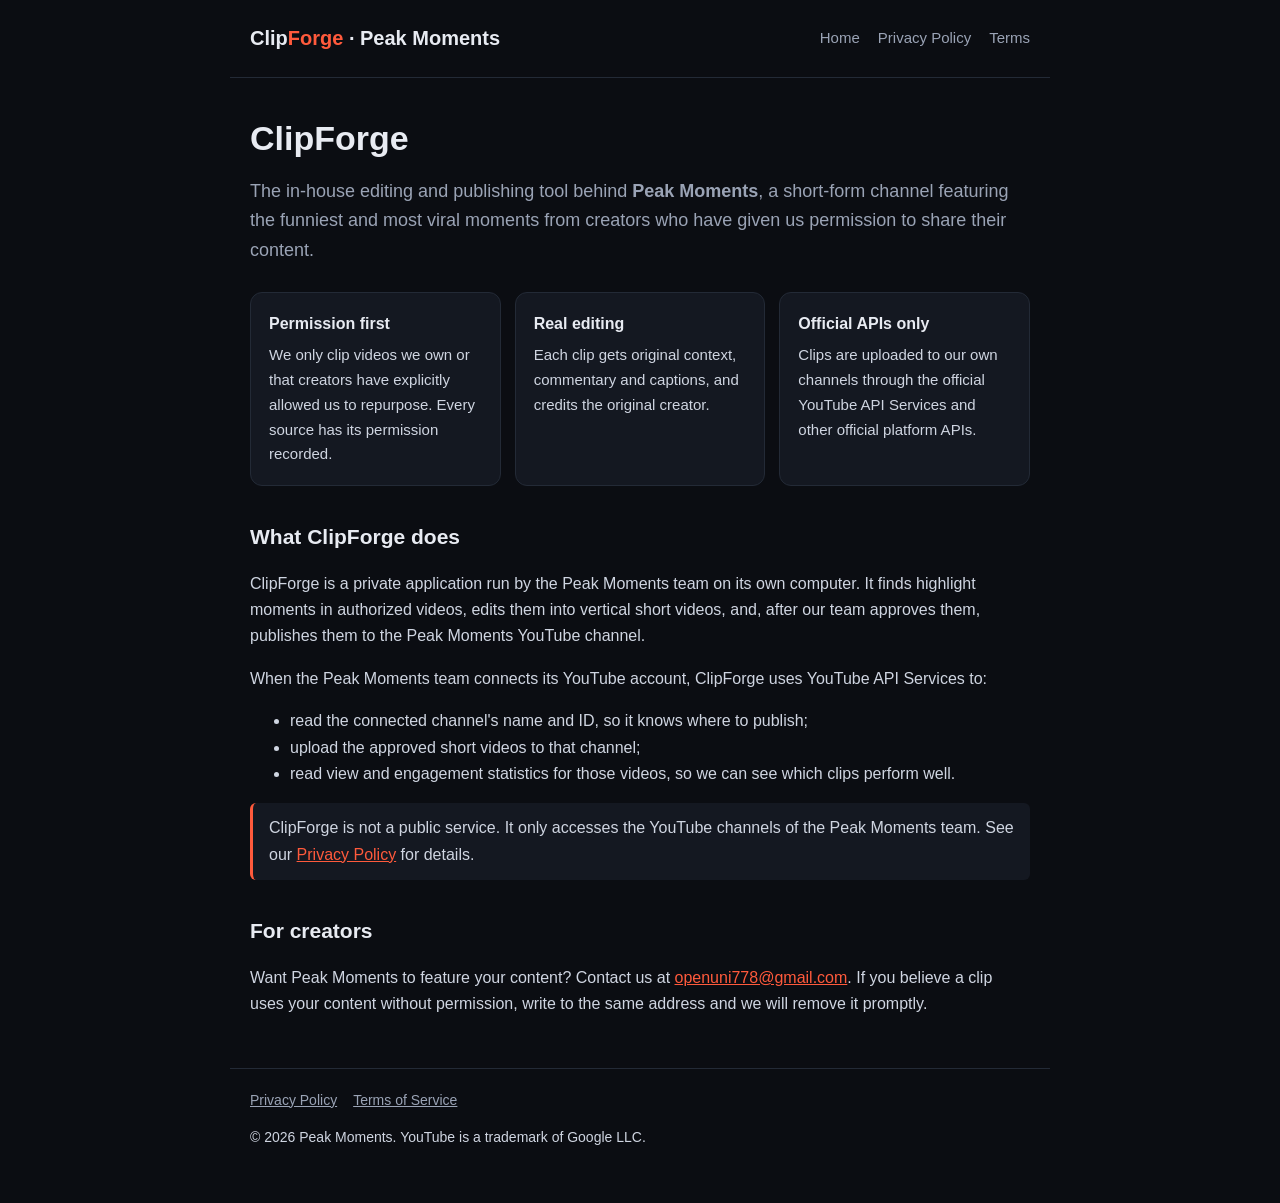
<file: index.html>
<!doctype html>
<html lang="en">
<head>
<meta charset="utf-8">
<meta name="viewport" content="width=device-width,initial-scale=1">
<title>ClipForge by Peak Moments</title>
<meta name="description" content="ClipForge is the in-house video editing and publishing tool used by the Peak Moments channel.">
<link rel="stylesheet" href="style.css">
</head>
<body>
<header>
  <a class="brand" href="./">Clip<span>Forge</span> · Peak Moments</a>
  <nav><a href="./">Home</a><a href="privacy.html">Privacy Policy</a><a href="terms.html">Terms</a></nav>
</header>
<main>
  <h1>ClipForge</h1>
  <p class="lead">The in-house editing and publishing tool behind <strong>Peak Moments</strong>, a short-form channel featuring the funniest and most viral moments from creators who have given us permission to share their content.</p>

  <div class="grid">
    <div class="card"><h3>Permission first</h3><p>We only clip videos we own or that creators have explicitly allowed us to repurpose. Every source has its permission recorded.</p></div>
    <div class="card"><h3>Real editing</h3><p>Each clip gets original context, commentary and captions, and credits the original creator.</p></div>
    <div class="card"><h3>Official APIs only</h3><p>Clips are uploaded to our own channels through the official YouTube API Services and other official platform APIs.</p></div>
  </div>

  <h2>What ClipForge does</h2>
  <p>ClipForge is a private application run by the Peak Moments team on its own computer. It finds highlight moments in authorized videos, edits them into vertical short videos, and, after our team approves them, publishes them to the Peak Moments YouTube channel.</p>
  <p>When the Peak Moments team connects its YouTube account, ClipForge uses YouTube API Services to:</p>
  <ul>
    <li>read the connected channel's name and ID, so it knows where to publish;</li>
    <li>upload the approved short videos to that channel;</li>
    <li>read view and engagement statistics for those videos, so we can see which clips perform well.</li>
  </ul>
  <p class="note">ClipForge is not a public service. It only accesses the YouTube channels of the Peak Moments team. See our <a href="privacy.html">Privacy Policy</a> for details.</p>

  <h2>For creators</h2>
  <p>Want Peak Moments to feature your content? Contact us at <a href="mailto:openuni778@gmail.com">openuni778@gmail.com</a>. If you believe a clip uses your content without permission, write to the same address and we will remove it promptly.</p>
</main>
<footer>
  <a href="privacy.html">Privacy Policy</a><a href="terms.html">Terms of Service</a>
  <p>© 2026 Peak Moments. YouTube is a trademark of Google LLC.</p>
</footer>
</body>
</html>
</file>
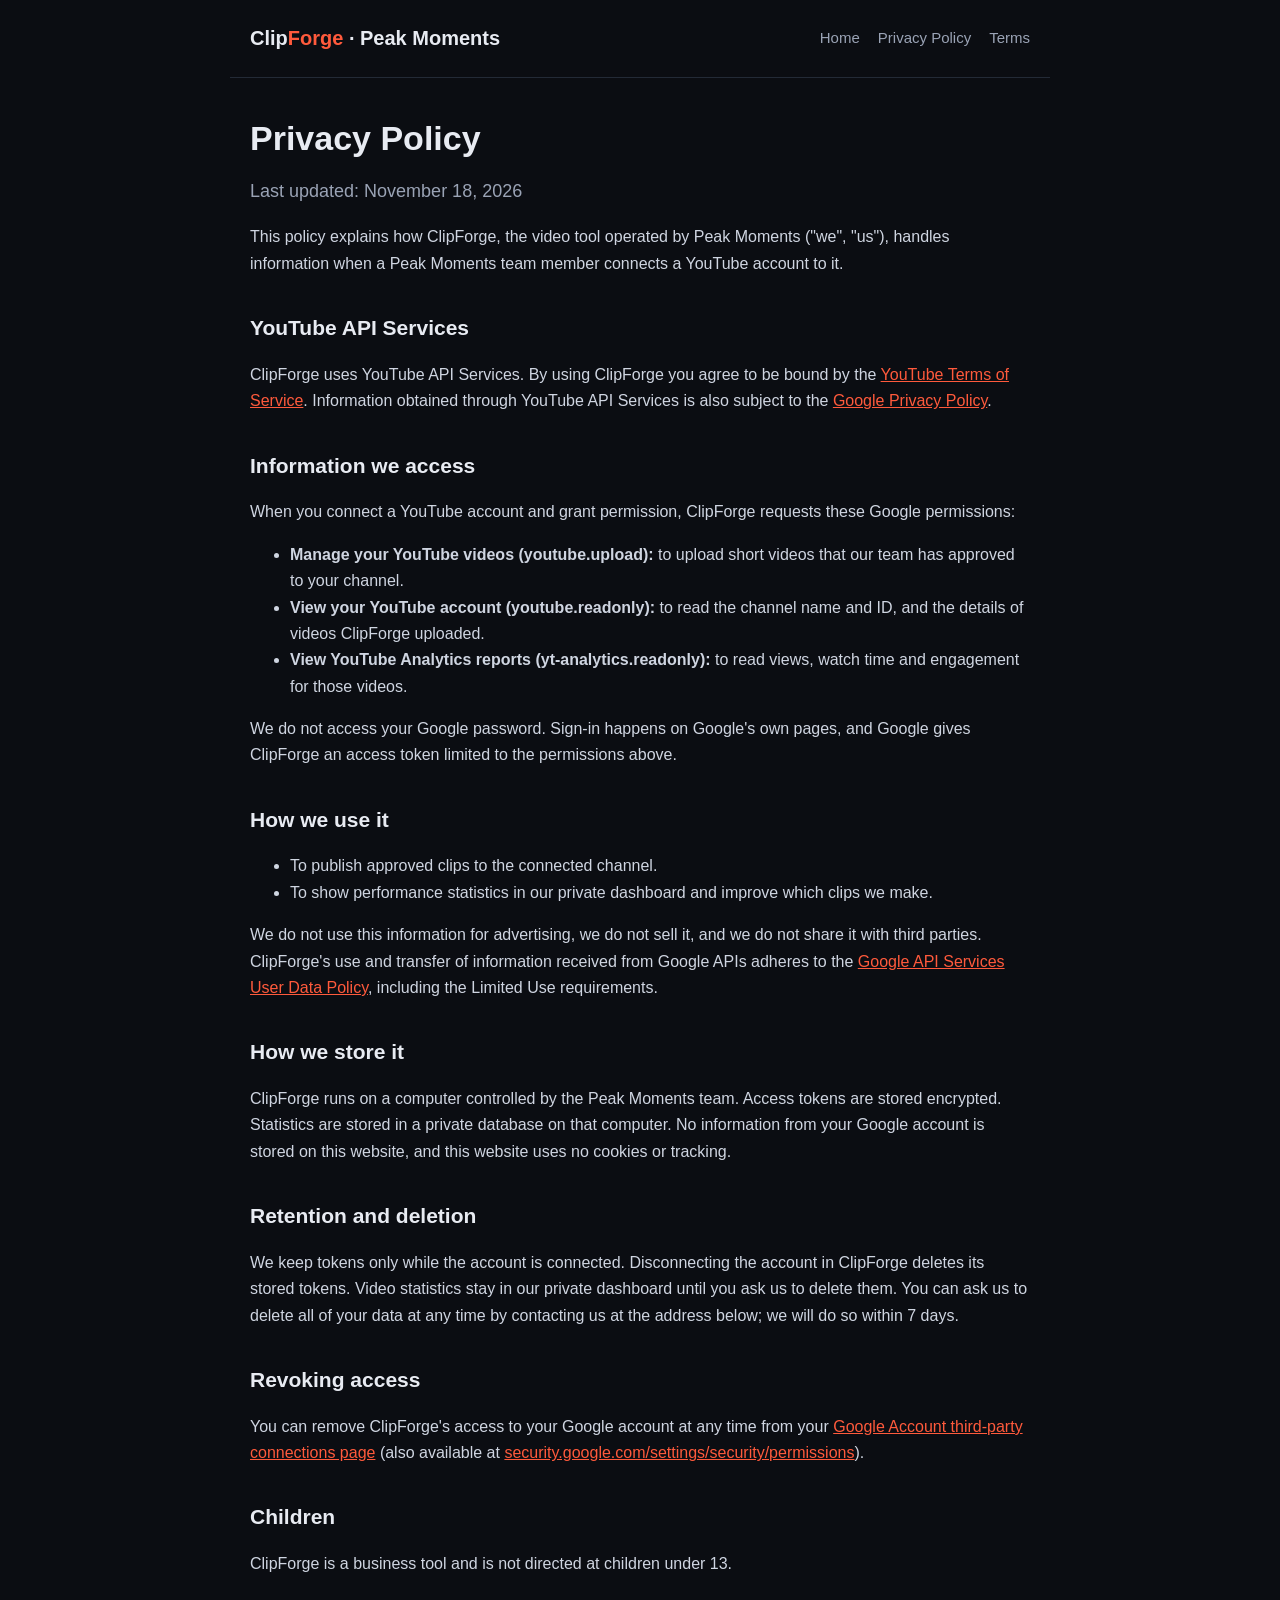
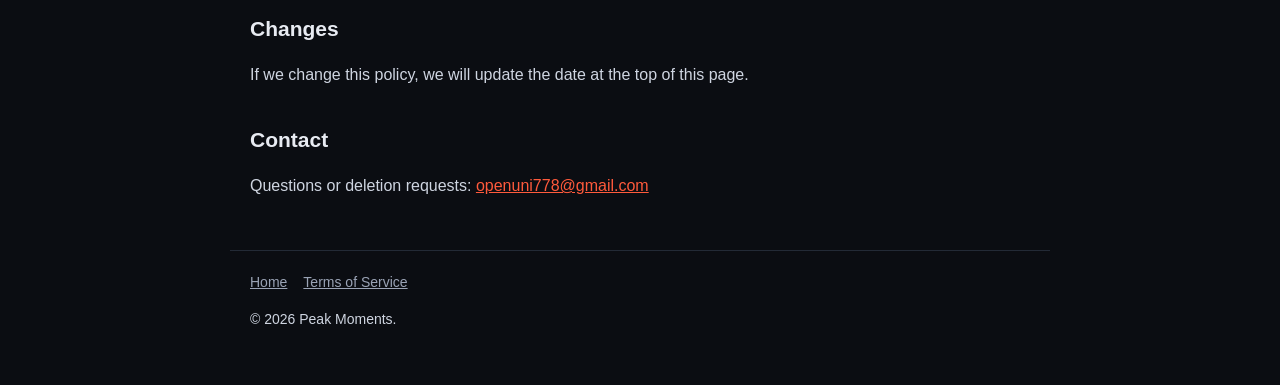
<file: privacy.html>
<!doctype html>
<html lang="en">
<head>
<meta charset="utf-8">
<meta name="viewport" content="width=device-width,initial-scale=1">
<title>Privacy Policy · ClipForge</title>
<link rel="stylesheet" href="style.css">
</head>
<body>
<header>
  <a class="brand" href="./">Clip<span>Forge</span> · Peak Moments</a>
  <nav><a href="./">Home</a><a href="privacy.html">Privacy Policy</a><a href="terms.html">Terms</a></nav>
</header>
<main>
  <h1>Privacy Policy</h1>
  <p class="lead">Last updated: November 18, 2026</p>

  <p>This policy explains how ClipForge, the video tool operated by Peak Moments ("we", "us"), handles information when a Peak Moments team member connects a YouTube account to it.</p>

  <h2>YouTube API Services</h2>
  <p>ClipForge uses YouTube API Services. By using ClipForge you agree to be bound by the <a href="https://www.youtube.com/t/terms">YouTube Terms of Service</a>. Information obtained through YouTube API Services is also subject to the <a href="https://policies.google.com/privacy">Google Privacy Policy</a>.</p>

  <h2>Information we access</h2>
  <p>When you connect a YouTube account and grant permission, ClipForge requests these Google permissions:</p>
  <ul>
    <li><strong>Manage your YouTube videos (youtube.upload):</strong> to upload short videos that our team has approved to your channel.</li>
    <li><strong>View your YouTube account (youtube.readonly):</strong> to read the channel name and ID, and the details of videos ClipForge uploaded.</li>
    <li><strong>View YouTube Analytics reports (yt-analytics.readonly):</strong> to read views, watch time and engagement for those videos.</li>
  </ul>
  <p>We do not access your Google password. Sign-in happens on Google's own pages, and Google gives ClipForge an access token limited to the permissions above.</p>

  <h2>How we use it</h2>
  <ul>
    <li>To publish approved clips to the connected channel.</li>
    <li>To show performance statistics in our private dashboard and improve which clips we make.</li>
  </ul>
  <p>We do not use this information for advertising, we do not sell it, and we do not share it with third parties. ClipForge's use and transfer of information received from Google APIs adheres to the <a href="https://developers.google.com/terms/api-services-user-data-policy">Google API Services User Data Policy</a>, including the Limited Use requirements.</p>

  <h2>How we store it</h2>
  <p>ClipForge runs on a computer controlled by the Peak Moments team. Access tokens are stored encrypted. Statistics are stored in a private database on that computer. No information from your Google account is stored on this website, and this website uses no cookies or tracking.</p>

  <h2>Retention and deletion</h2>
  <p>We keep tokens only while the account is connected. Disconnecting the account in ClipForge deletes its stored tokens. Video statistics stay in our private dashboard until you ask us to delete them. You can ask us to delete all of your data at any time by contacting us at the address below; we will do so within 7 days.</p>

  <h2>Revoking access</h2>
  <p>You can remove ClipForge's access to your Google account at any time from your <a href="https://myaccount.google.com/connections">Google Account third-party connections page</a> (also available at <a href="https://security.google.com/settings/security/permissions">security.google.com/settings/security/permissions</a>).</p>

  <h2>Children</h2>
  <p>ClipForge is a business tool and is not directed at children under 13.</p>

  <h2>Changes</h2>
  <p>If we change this policy, we will update the date at the top of this page.</p>

  <h2>Contact</h2>
  <p>Questions or deletion requests: <a href="mailto:openuni778@gmail.com">openuni778@gmail.com</a></p>
</main>
<footer>
  <a href="./">Home</a><a href="terms.html">Terms of Service</a>
  <p>© 2026 Peak Moments.</p>
</footer>
</body>
</html>
</file>
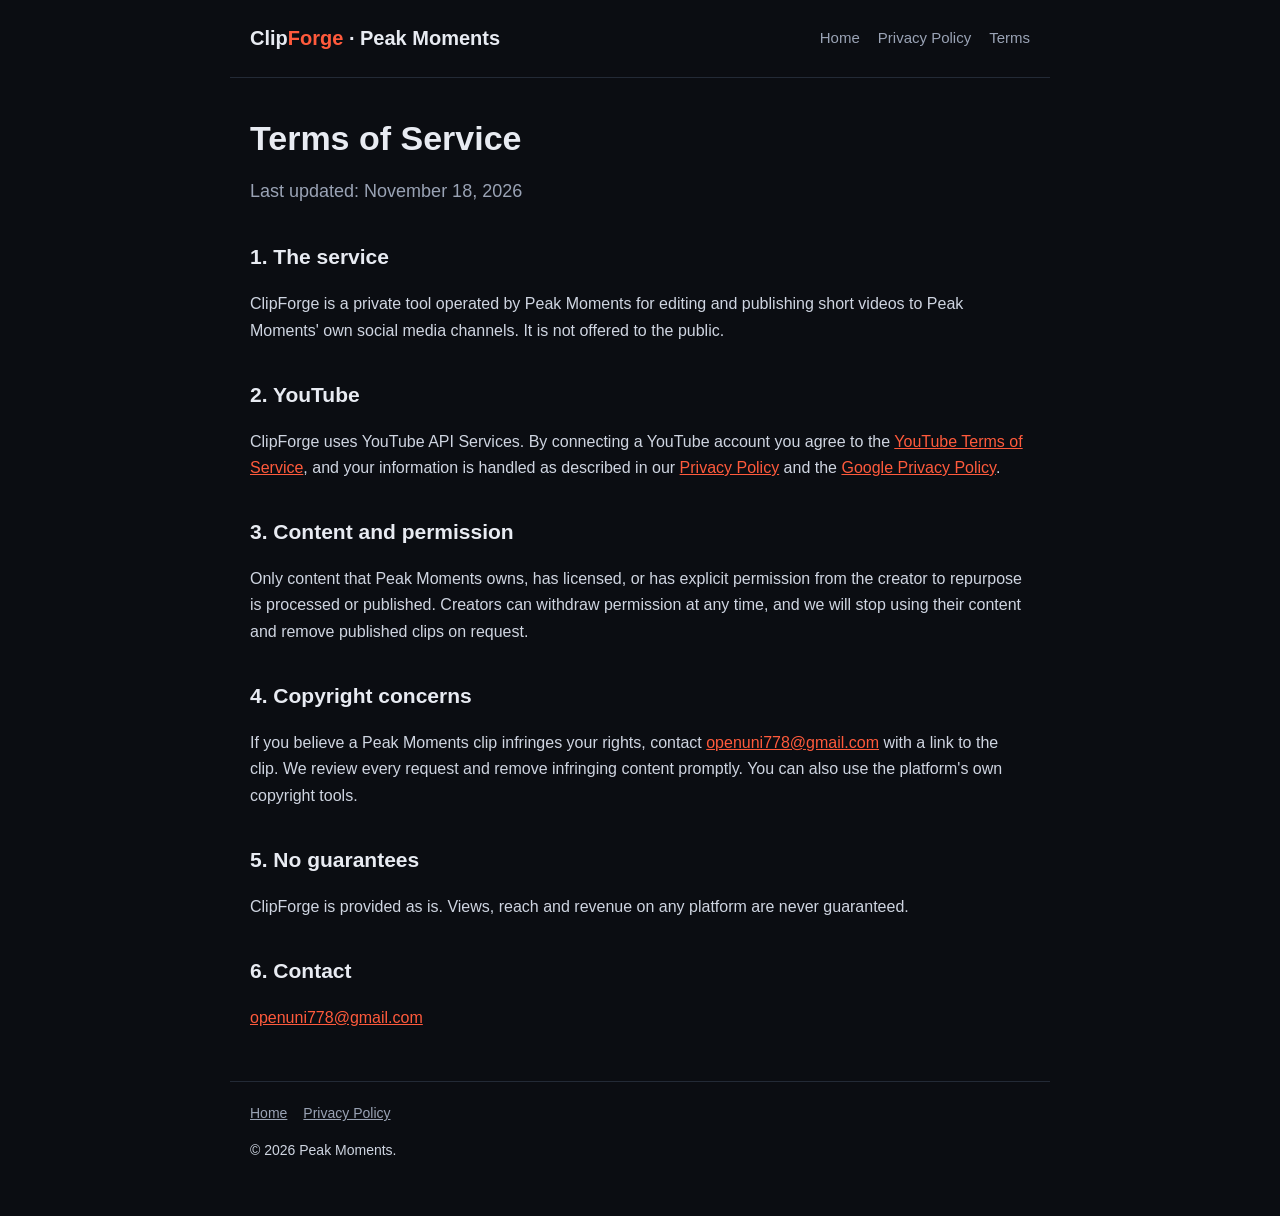
<file: terms.html>
<!doctype html>
<html lang="en">
<head>
<meta charset="utf-8">
<meta name="viewport" content="width=device-width,initial-scale=1">
<title>Terms of Service · ClipForge</title>
<link rel="stylesheet" href="style.css">
</head>
<body>
<header>
  <a class="brand" href="./">Clip<span>Forge</span> · Peak Moments</a>
  <nav><a href="./">Home</a><a href="privacy.html">Privacy Policy</a><a href="terms.html">Terms</a></nav>
</header>
<main>
  <h1>Terms of Service</h1>
  <p class="lead">Last updated: November 18, 2026</p>

  <h2>1. The service</h2>
  <p>ClipForge is a private tool operated by Peak Moments for editing and publishing short videos to Peak Moments' own social media channels. It is not offered to the public.</p>

  <h2>2. YouTube</h2>
  <p>ClipForge uses YouTube API Services. By connecting a YouTube account you agree to the <a href="https://www.youtube.com/t/terms">YouTube Terms of Service</a>, and your information is handled as described in our <a href="privacy.html">Privacy Policy</a> and the <a href="https://policies.google.com/privacy">Google Privacy Policy</a>.</p>

  <h2>3. Content and permission</h2>
  <p>Only content that Peak Moments owns, has licensed, or has explicit permission from the creator to repurpose is processed or published. Creators can withdraw permission at any time, and we will stop using their content and remove published clips on request.</p>

  <h2>4. Copyright concerns</h2>
  <p>If you believe a Peak Moments clip infringes your rights, contact <a href="mailto:openuni778@gmail.com">openuni778@gmail.com</a> with a link to the clip. We review every request and remove infringing content promptly. You can also use the platform's own copyright tools.</p>

  <h2>5. No guarantees</h2>
  <p>ClipForge is provided as is. Views, reach and revenue on any platform are never guaranteed.</p>

  <h2>6. Contact</h2>
  <p><a href="mailto:openuni778@gmail.com">openuni778@gmail.com</a></p>
</main>
<footer>
  <a href="./">Home</a><a href="privacy.html">Privacy Policy</a>
  <p>© 2026 Peak Moments.</p>
</footer>
</body>
</html>
</file>
<file: style.css>
:root{--bg:#0b0d12;--card:#141821;--text:#e8ebf2;--muted:#9aa3b5;--accent:#ff5a3c;--line:#232a36}
*{box-sizing:border-box}
body{margin:0;background:var(--bg);color:var(--text);font:16px/1.65 -apple-system,BlinkMacSystemFont,"Segoe UI",Roboto,Helvetica,Arial,sans-serif}
a{color:var(--accent)}
header,main,footer{max-width:820px;margin:0 auto;padding:0 20px}
header{display:flex;justify-content:space-between;align-items:center;padding-top:22px;padding-bottom:22px;border-bottom:1px solid var(--line);flex-wrap:wrap;gap:10px}
.brand{font-weight:800;font-size:20px;color:var(--text);text-decoration:none}
.brand span{color:var(--accent)}
nav a{color:var(--muted);text-decoration:none;margin-left:18px;font-size:15px}
nav a:hover{color:var(--text)}
h1{font-size:34px;line-height:1.2;margin:40px 0 12px}
h2{font-size:21px;margin:34px 0 8px}
p,li{color:#cfd5e1}
.lead{font-size:18px;color:var(--muted)}
.grid{display:grid;grid-template-columns:repeat(auto-fit,minmax(220px,1fr));gap:14px;margin:26px 0}
.card{background:var(--card);border:1px solid var(--line);border-radius:12px;padding:18px}
.card h3{margin:0 0 6px;font-size:16px}
.card p{margin:0;font-size:15px}
.note{background:var(--card);border-left:3px solid var(--accent);padding:12px 16px;border-radius:6px}
footer{border-top:1px solid var(--line);margin-top:50px;padding-top:20px;padding-bottom:40px;color:var(--muted);font-size:14px}
footer a{color:var(--muted);margin-right:16px}
</file>
